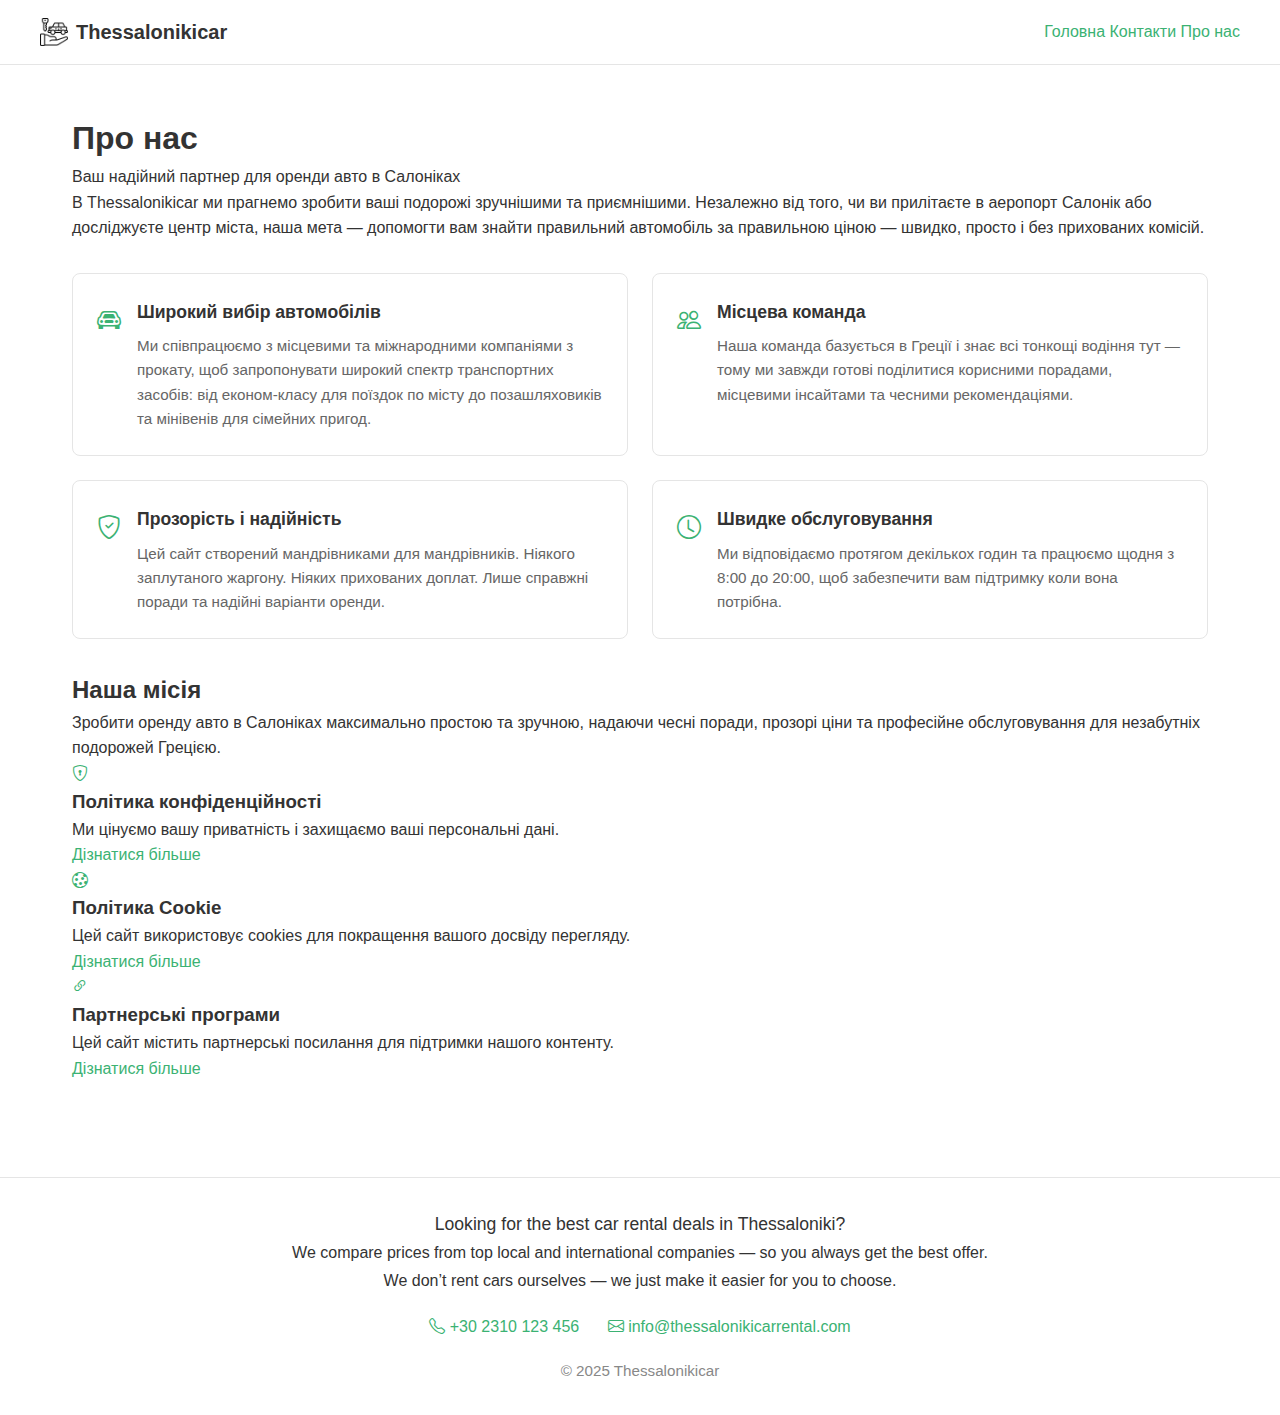
<file: about.html>
<!DOCTYPE html>
<html lang="uk">
<head>
  <meta charset="UTF-8" />
  <meta name="viewport" content="width=device-width, initial-scale=1.0" />
  <title>Про нас — Thessalonikicar</title>
  <meta
    name="description"
    content="Дізнайтеся більше про нашу компанію з оренди авто в Салоніках. Надійний сервіс та якісне обслуговування."
  />
  <link rel="icon" href="img/favicon.png" type="image/x-icon" />
  <link
    rel="stylesheet"
    href="https://cdn.jsdelivr.net/npm/bootstrap-icons@1.11.3/font/bootstrap-icons.min.css"
  />
  <link rel="stylesheet" href="style.css" />
</head>
<body>
  <header>
    <div class="header-content">
      <a href="index.html" class="logo">
        <img src="./img/favicon.png" alt="Thessalonikicar">
        Thessalonikicar
      </a>
      <nav>
        <a href="index.html">Головна</a>
        <a href="contacts.html">Контакти</a>
        <a href="about.html">Про нас</a>
      </nav>
    </div>
  </header>

  <main>
    <div class="about-container">
      <div class="about-header">
        <h1>Про нас</h1>
        <p>Ваш надійний партнер для оренди авто в Салоніках</p>
      </div>

      <div class="about-content">
        <div class="about-intro">
          <p>В Thessalonikicar ми прагнемо зробити ваші подорожі зручнішими та приємнішими. Незалежно від того, чи ви прилітаєте в аеропорт Салонік або досліджуєте центр міста, наша мета — допомогти вам знайти правильний автомобіль за правильною ціною — швидко, просто і без прихованих комісій.</p>
        </div>

        <div class="features-grid">
          <div class="feature-card">
            <div class="feature-icon">
              <i class="bi bi-car-front"></i>
            </div>
            <div class="feature-content">
              <h3>Широкий вибір автомобілів</h3>
              <p>Ми співпрацюємо з місцевими та міжнародними компаніями з прокату, щоб запропонувати широкий спектр транспортних засобів: від економ-класу для поїздок по місту до позашляховиків та мінівенів для сімейних пригод.</p>
            </div>
          </div>

          <div class="feature-card">
            <div class="feature-icon">
              <i class="bi bi-people"></i>
            </div>
            <div class="feature-content">
              <h3>Місцева команда</h3>
              <p>Наша команда базується в Греції і знає всі тонкощі водіння тут — тому ми завжди готові поділитися корисними порадами, місцевими інсайтами та чесними рекомендаціями.</p>
            </div>
          </div>

          <div class="feature-card">
            <div class="feature-icon">
              <i class="bi bi-shield-check"></i>
            </div>
            <div class="feature-content">
              <h3>Прозорість і надійність</h3>
              <p>Цей сайт створений мандрівниками для мандрівників. Ніякого заплутаного жаргону. Ніяких прихованих доплат. Лише справжні поради та надійні варіанти оренди.</p>
            </div>
          </div>

          <div class="feature-card">
            <div class="feature-icon">
              <i class="bi bi-clock"></i>
            </div>
            <div class="feature-content">
              <h3>Швидке обслуговування</h3>
              <p>Ми відповідаємо протягом декількох годин та працюємо щодня з 8:00 до 20:00, щоб забезпечити вам підтримку коли вона потрібна.</p>
            </div>
          </div>
        </div>

        <div class="mission-section">
          <h2>Наша місія</h2>
          <p>Зробити оренду авто в Салоніках максимально простою та зручною, надаючи чесні поради, прозорі ціни та професійне обслуговування для незабутніх подорожей Грецією.</p>
        </div>

        <div class="policies-section">
          <div class="policy-card">
            <div class="policy-icon">
              <i class="bi bi-shield-lock"></i>
            </div>
            <h3>Політика конфіденційності</h3>
            <p>Ми цінуємо вашу приватність і захищаємо ваші персональні дані.</p>
            <a href="./privacy-policy.html">Дізнатися більше</a>
          </div>

          <div class="policy-card">
            <div class="policy-icon">
              <i class="bi bi-cookie"></i>
            </div>
            <h3>Політика Cookie</h3>
            <p>Цей сайт використовує cookies для покращення вашого досвіду перегляду.</p>
            <a href="./cookie-policy.html">Дізнатися більше</a>
          </div>

          <div class="policy-card">
            <div class="policy-icon">
              <i class="bi bi-link-45deg"></i>
            </div>
            <h3>Партнерські програми</h3>
            <p>Цей сайт містить партнерські посилання для підтримки нашого контенту.</p>
            <a href="./affiliate-disclosure.html">Дізнатися більше</a>
          </div>
        </div>
      </div>
    </div>
  </main>

<footer>
  <div class="footer-content">
    <p style="font-weight:500; font-size:1.1rem; margin-bottom:0.5rem;">
      Looking for the best car rental deals in Thessaloniki?<br>
      <span style="font-weight:400; font-size:1rem;">
        We compare prices from top local and international companies — so you always get the best offer.<br>
        We don’t rent cars ourselves — we just make it easier for you to choose.
      </span>
    </p>
    <div class="footer-contacts" style="margin:1.2rem 0;">
      <span style="display:inline-block; margin-right:1.5rem;">
        <i class="bi bi-telephone"></i> <a href="tel:+302310123456" style="color:#3bb273;text-decoration:none;">+30 2310 123 456</a>
      </span>
      <span>
        <i class="bi bi-envelope"></i> <a href="mailto:info@thessalonikicarrental.com" style="color:#3bb273;text-decoration:none;">info@thessalonikicarrental.com</a>
      </span>
    </div>
    <div style="color:#888; font-size:0.95rem; margin-top:0.5rem;">
      © 2025 Thessalonikicar
    </div>
  </div>
</footer>
</body>
</html>
</file>
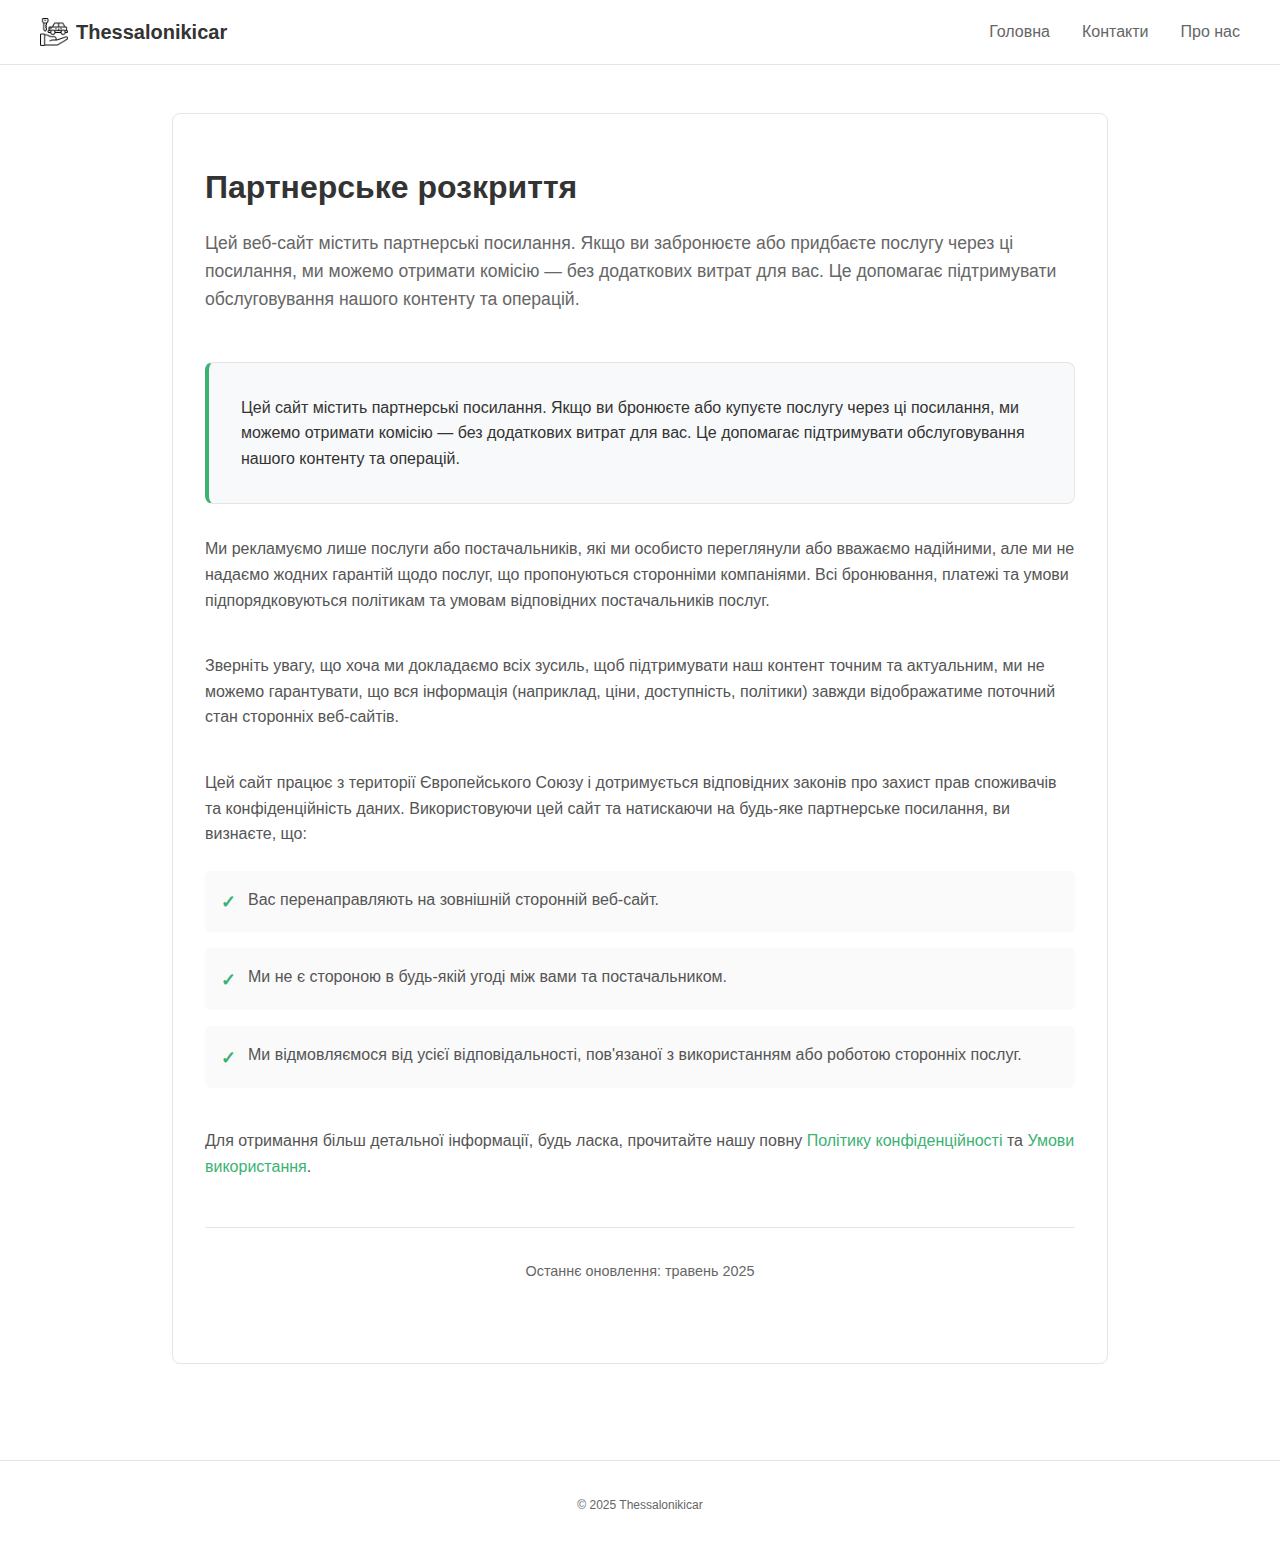
<file: affiliate-disclosure.html>
<!DOCTYPE html>
<html lang="uk">
<head>
  <meta charset="UTF-8" />
  <meta name="viewport" content="width=device-width, initial-scale=1.0" />
  <title>Партнерське розкриття — Thessalonikicar</title>
  <meta
    name="description"
    content="Інформація про партнерські програми та партнерські посилання на сайті Thessalonikicar."
  />
  <link rel="icon" href="img/favicon.ico" type="image/x-icon" />
  <link
    rel="stylesheet"
    href="https://cdn.jsdelivr.net/npm/bootstrap-icons@1.11.3/font/bootstrap-icons.min.css"
  />
  <style>
    * {
      margin: 0;
      padding: 0;
      box-sizing: border-box;
    }

    body {
      font-family: -apple-system, BlinkMacSystemFont, 'Segoe UI', Roboto, sans-serif;
      line-height: 1.6;
      color: #333;
      background: #fff;
    }

    header {
      background: #fff;
      border-bottom: 1px solid #e5e5e5;
      padding: 1rem 2rem;
    }

    .header-content {
      max-width: 1200px;
      margin: 0 auto;
      display: flex;
      justify-content: space-between;
      align-items: center;
    }

    .logo {
      display: flex;
      align-items: center;
      font-weight: 600;
      font-size: 1.25rem;
      color: #333;
      text-decoration: none;
    }

    .logo img {
      width: 28px;
      height: 28px;
      margin-right: 0.5rem;
    }

    nav {
      display: flex;
      gap: 2rem;
    }

    nav a {
      text-decoration: none;
      color: #666;
      font-weight: 400;
      transition: color 0.2s;
    }

    nav a:hover {
      color: #333;
    }

    main {
      max-width: 1000px;
      margin: 0 auto;
      padding: 3rem 2rem;
    }

    .policy-container {
      background: #fff;
      border: 1px solid #e5e5e5;
      border-radius: 8px;
      padding: 3rem 2rem;
    }

    .policy-header {
      margin-bottom: 3rem;
    }

    .policy-header h1 {
      font-size: 2rem;
      font-weight: 600;
      color: #333;
      margin-bottom: 1rem;
    }

    .policy-header p {
      color: #666;
      font-size: 1.1rem;
    }

    .policy-section {
      margin-bottom: 2.5rem;
    }

    .policy-section p {
      color: #555;
      margin-bottom: 1rem;
    }

    .disclosure-notice {
      background: #f8f9fa;
      border: 1px solid #e5e5e5;
      border-radius: 8px;
      padding: 2rem;
      margin: 2rem 0;
      border-left: 4px solid #3bb273;
    }

    .disclosure-notice p {
      color: #333;
      font-weight: 500;
      margin-bottom: 1rem;
    }

    .disclosure-notice p:last-child {
      margin-bottom: 0;
    }

    .acknowledgment-list {
      list-style: none;
      margin: 1.5rem 0;
    }

    .acknowledgment-list li {
      display: flex;
      align-items: flex-start;
      gap: 0.75rem;
      margin-bottom: 1rem;
      color: #555;
      padding: 1rem;
      background: #fafafa;
      border-radius: 6px;
    }

    .acknowledgment-list li::before {
      content: "✓";
      color: #3bb273;
      font-weight: bold;
      font-size: 1.1rem;
      flex-shrink: 0;
      margin-top: 0.1rem;
    }

    .last-updated {
      text-align: center;
      padding: 2rem 0;
      border-top: 1px solid #e5e5e5;
      margin-top: 3rem;
      color: #666;
      font-size: 0.9rem;
    }

    a {
      color: #3bb273;
      text-decoration: none;
    }

    a:hover {
      text-decoration: underline;
    }

    footer {
      text-align: center;
      padding: 2rem;
      color: #666;
      font-size: 0.9rem;
      border-top: 1px solid #e5e5e5;
      margin-top: 3rem;
    }

    /* Mobile Responsive */
    @media (max-width: 768px) {
      header {
        padding: 1rem;
      }

      .header-content {
        flex-direction: column;
        gap: 1rem;
      }

      nav {
        gap: 1.5rem;
      }

      main {
        padding: 2rem 1rem;
      }

      .policy-container {
        padding: 2rem 1rem;
      }

      .policy-header h1 {
        font-size: 1.75rem;
      }

      .disclosure-notice {
        padding: 1.5rem;
      }
    }

    @media (max-width: 480px) {
      nav {
        flex-wrap: wrap;
        justify-content: center;
        gap: 1rem;
      }

      .policy-header h1 {
        font-size: 1.5rem;
      }

      .policy-container {
        padding: 1.5rem 1rem;
      }

      .acknowledgment-list li {
        flex-direction: column;
        gap: 0.5rem;
      }

      .acknowledgment-list li::before {
        align-self: flex-start;
      }
    }
  </style>
</head>
<body>
  <header>
    <div class="header-content">
      <a href="index.html" class="logo">
        <img src="./img/favicon.png" alt="Thessalonikicar">
        Thessalonikicar
      </a>
      <nav>
        <a href="index.html">Головна</a>
        <a href="contacts.html">Контакти</a>
        <a href="about.html">Про нас</a>
      </nav>
    </div>
  </header>

  <main>
    <div class="policy-container">
      <div class="policy-header">
        <h1>Партнерське розкриття</h1>
        <p>Цей веб-сайт містить партнерські посилання. Якщо ви забронюєте або придбаєте послугу через ці посилання, ми можемо отримати комісію — без додаткових витрат для вас. Це допомагає підтримувати обслуговування нашого контенту та операцій.</p>
      </div>

      <div class="disclosure-notice">
        <p>Цей сайт містить партнерські посилання. Якщо ви бронюєте або купуєте послугу через ці посилання, ми можемо отримати комісію — без додаткових витрат для вас. Це допомагає підтримувати обслуговування нашого контенту та операцій.</p>
      </div>

      <div class="policy-section">
        <p>Ми рекламуємо лише послуги або постачальників, які ми особисто переглянули або вважаємо надійними, але ми не надаємо жодних гарантій щодо послуг, що пропонуються сторонніми компаніями. Всі бронювання, платежі та умови підпорядковуються політикам та умовам відповідних постачальників послуг.</p>
      </div>

      <div class="policy-section">
        <p>Зверніть увагу, що хоча ми докладаємо всіх зусиль, щоб підтримувати наш контент точним та актуальним, ми не можемо гарантувати, що вся інформація (наприклад, ціни, доступність, політики) завжди відображатиме поточний стан сторонніх веб-сайтів.</p>
      </div>

      <div class="policy-section">
        <p>Цей сайт працює з території Європейського Союзу і дотримується відповідних законів про захист прав споживачів та конфіденційність даних. Використовуючи цей сайт та натискаючи на будь-яке партнерське посилання, ви визнаєте, що:</p>
        
        <ul class="acknowledgment-list">
          <li>Вас перенаправляють на зовнішній сторонній веб-сайт.</li>
          <li>Ми не є стороною в будь-якій угоді між вами та постачальником.</li>
          <li>Ми відмовляємося від усієї відповідальності, пов'язаної з використанням або роботою сторонніх послуг.</li>
        </ul>
      </div>

      <div class="policy-section">
        <p>Для отримання більш детальної інформації, будь ласка, прочитайте нашу повну <a href="privacy-policy.html">Політику конфіденційності</a> та <a href="#terms">Умови використання</a>.</p>
      </div>

      <div class="last-updated">
        <p>Останнє оновлення: травень 2025</p>
      </div>
    </div>
  </main>

  <footer>
    <small>&copy; 2025 Thessalonikicar</small>
  </footer>
</body>
</html>
</file>
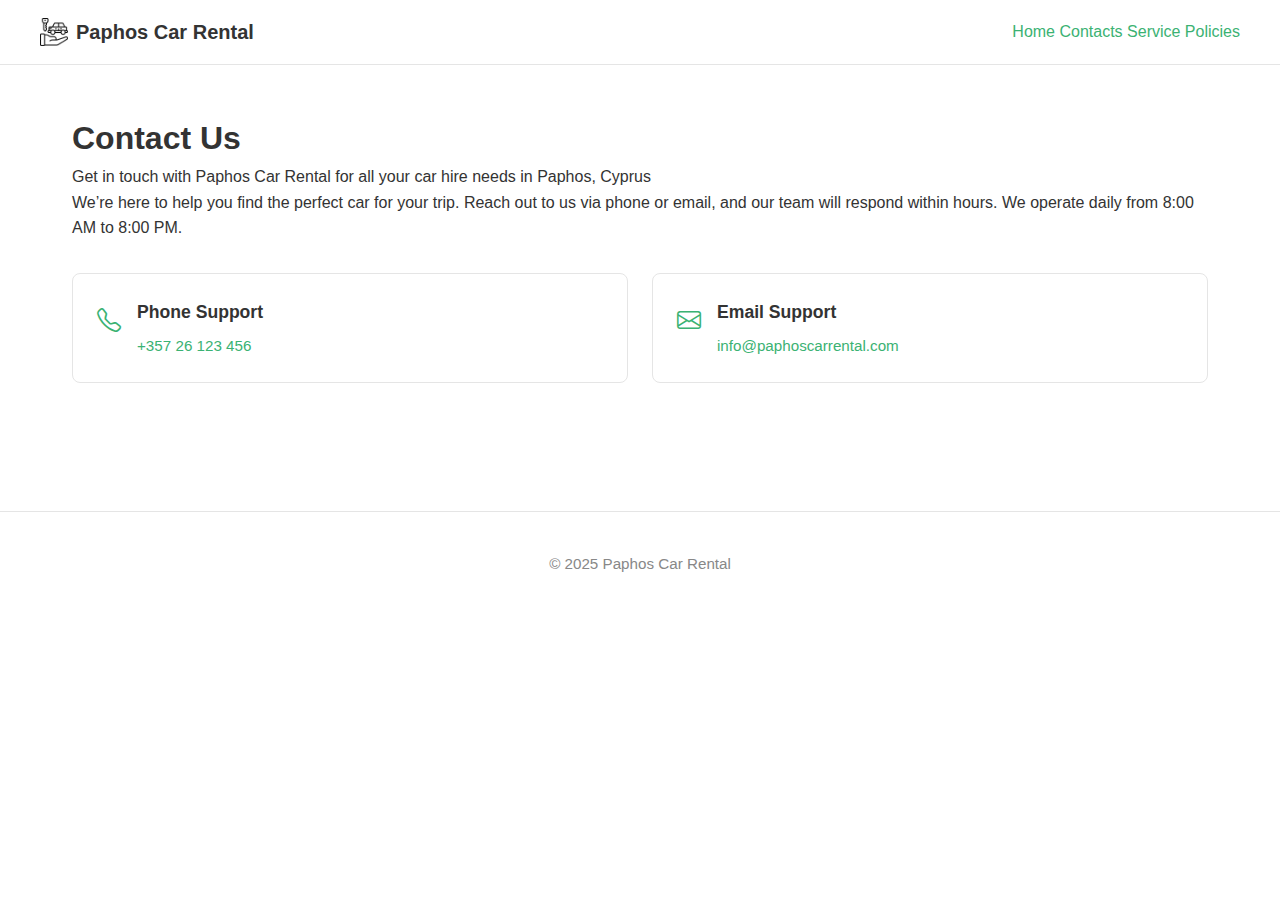
<file: contacts.html>
<!DOCTYPE html>
<html lang="en">
<head>
<meta charset="utf-8"/>
<meta content="width=device-width, initial-scale=1.0" name="viewport"/>
<title>Contact Paphos Car Rental - Get in Touch for Car Hire in Paphos, Cyprus</title>
<meta content="Contact Paphos Car Rental for reliable car hire services in Paphos, Cyprus. Reach us by phone or email for support and inquiries." name="description"/>
<link href="img/favicon.png" rel="icon" type="image/x-icon"/>

<link rel="alternate" hreflang="en" href="romavolosh.github.io/car-rent/index.html" />
<link rel="alternate" hreflang="de" href="romavolosh.github.io/car-rent/de/index.html" />
<link rel="alternate" hreflang="fr" href="http://127.0.0.1:5500/fr/service.html" />
<link rel="alternate" hreflang="pl" href="http://127.0.0.1:5500/pl/service.html" />
<link rel="alternate" hreflang="ru" href="http://127.0.0.1:5500/ru/service.html" />
<link rel="alternate" hreflang="x-default" href="romavolosh.github.io/car-rent/index.html" />

<link href="https://cdn.jsdelivr.net/npm/bootstrap-icons@1.11.3/font/bootstrap-icons.min.css" rel="stylesheet"/>
<link href="style.css" rel="stylesheet"/>
</head>
<body>
  <header>
    <div class="header-content">
      <a href="index.html" class="logo">
        <img src="./img/favicon.png" alt="Paphos Car Rental Logo">
        Paphos Car Rental
      </a>
      <nav role="navigation" aria-label="Main navigation">
        <a href="index.html">Home</a>
        <a href="contacts.html" class="active">Contacts</a>
        <a href="service.html">Service Policies</a>
      </nav>
    </div>
  </header>
<main>
  <div class="about-container"> <!-- Reused class for consistency -->
    <div class="about-header">
      <h1>Contact Us</h1>
      <p>Get in touch with Paphos Car Rental for all your car hire needs in Paphos, Cyprus</p>
    </div>
    <div class="about-content">
      <div class="about-intro">
        <p>We’re here to help you find the perfect car for your trip. Reach out to us via phone or email, and our team will respond within hours. We operate daily from 8:00 AM to 8:00 PM.</p>
      </div>
      <div class="features-grid"> <!-- Reused class for consistent styling -->
        <div class="feature-card">
          <div class="feature-icon">
            <i class="bi bi-telephone" aria-hidden="true"></i>
          </div>
          <div class="feature-content">
            <h3>Phone Support</h3>
            <p><a href="tel:+35726123456">+357 26 123 456</a></p>
          </div>
        </div>
        <div class="feature-card">
          <div class="feature-icon">
            <i class="bi bi-envelope" aria-hidden="true"></i>
          </div>
          <div class="feature-content">
            <h3>Email Support</h3>
            <p><a href="mailto:info@paphoscarrental.com">info@paphoscarrental.com</a></p>
          </div>
        </div>
      </div>
    </div>
  </div>
</main>
<footer>
    <div style="color:#888; font-size:0.95rem; margin-top:0.5rem;">
      © 2025 Paphos Car Rental
    </div>
  </div>
</footer>
</body>
</html>
</file>
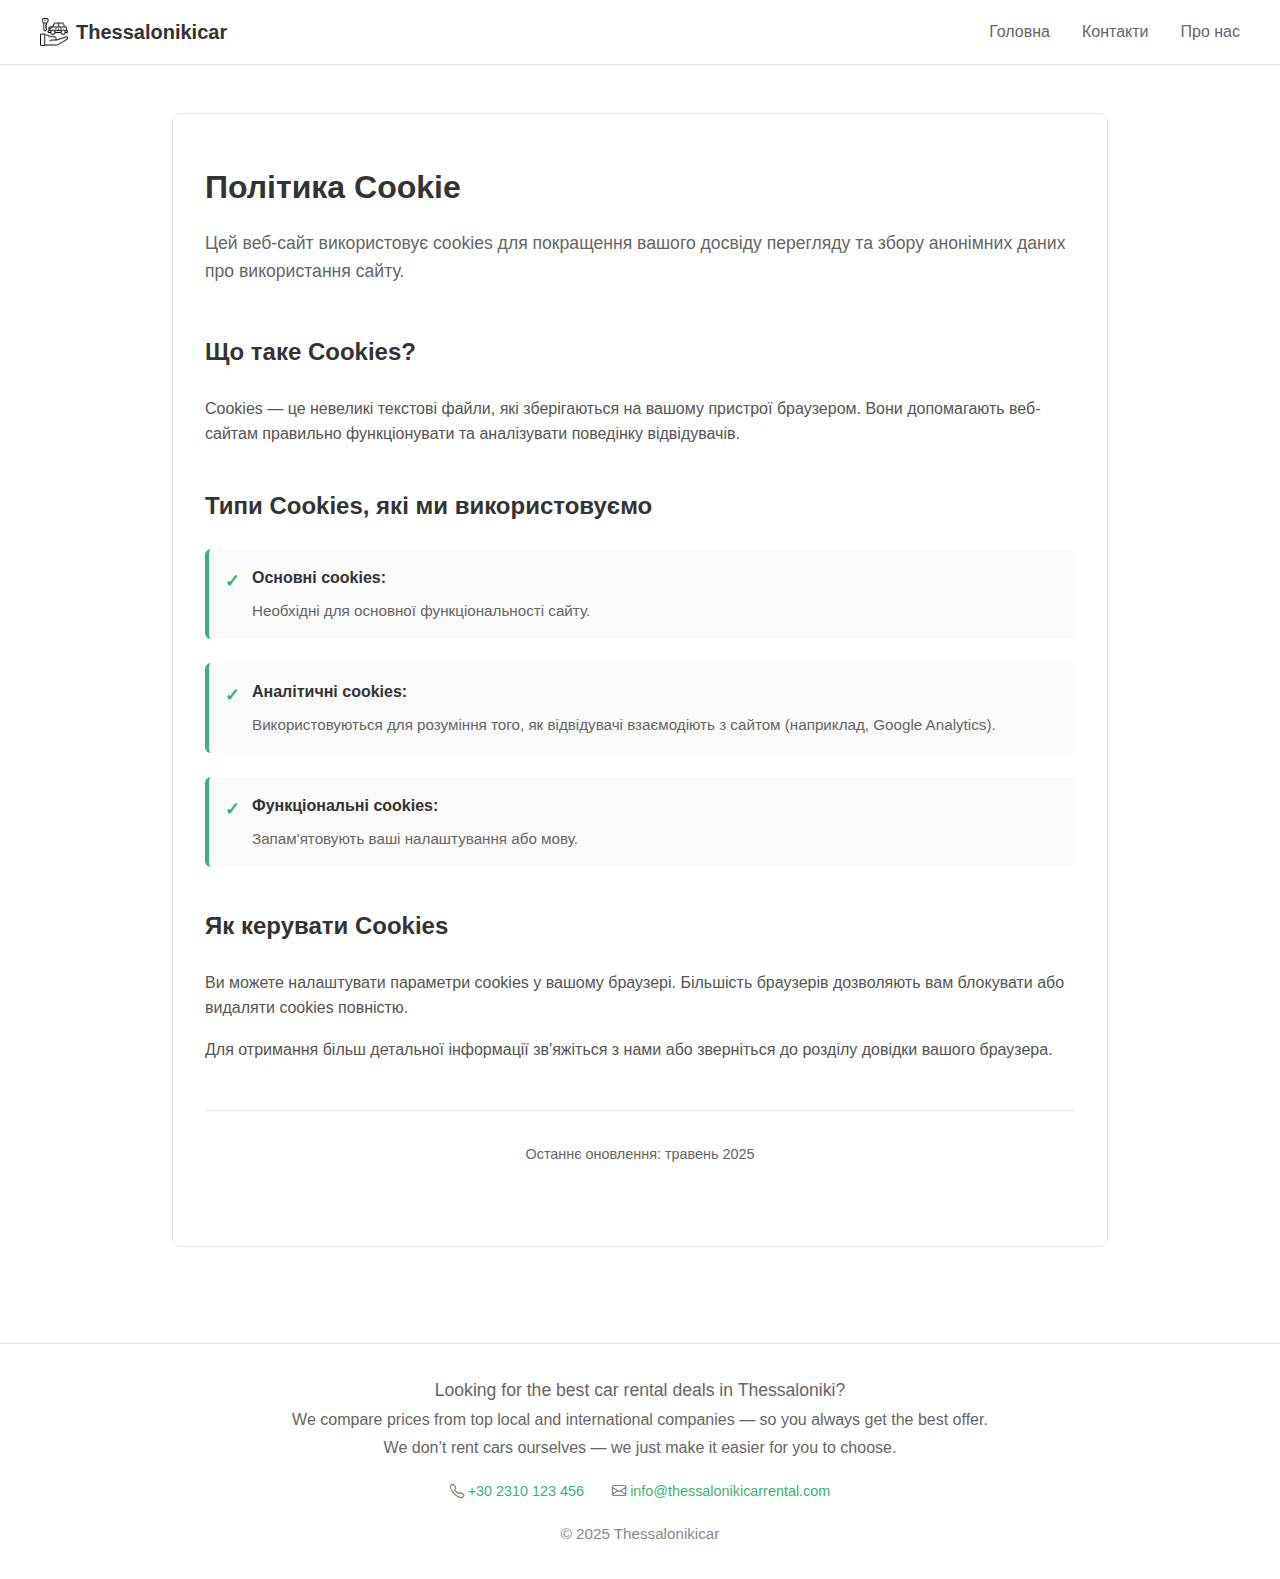
<file: cookie-policy.html>
<!DOCTYPE html>
<html lang="uk">
<head>
  <meta charset="UTF-8" />
  <meta name="viewport" content="width=device-width, initial-scale=1.0" />
  <title>Політика Cookie — Thessalonikicar</title>
  <meta
    name="description"
    content="Політика використання Cookie на сайті Thessalonikicar. Дізнайтеся про типи cookies та як ними керувати."
  />
  <link rel="icon" href="img/favicon.ico" type="image/x-icon" />
  <link
    rel="stylesheet"
    href="https://cdn.jsdelivr.net/npm/bootstrap-icons@1.11.3/font/bootstrap-icons.min.css"
  />
  <style>
    * {
      margin: 0;
      padding: 0;
      box-sizing: border-box;
    }

    body {
      font-family: -apple-system, BlinkMacSystemFont, 'Segoe UI', Roboto, sans-serif;
      line-height: 1.6;
      color: #333;
      background: #fff;
    }

    header {
      background: #fff;
      border-bottom: 1px solid #e5e5e5;
      padding: 1rem 2rem;
    }

    .header-content {
      max-width: 1200px;
      margin: 0 auto;
      display: flex;
      justify-content: space-between;
      align-items: center;
    }

    .logo {
      display: flex;
      align-items: center;
      font-weight: 600;
      font-size: 1.25rem;
      color: #333;
      text-decoration: none;
    }

    .logo img {
      width: 28px;
      height: 28px;
      margin-right: 0.5rem;
    }

    nav {
      display: flex;
      gap: 2rem;
    }

    nav a {
      text-decoration: none;
      color: #666;
      font-weight: 400;
      transition: color 0.2s;
    }

    nav a:hover {
      color: #333;
    }

    main {
      max-width: 1000px;
      margin: 0 auto;
      padding: 3rem 2rem;
    }

    .policy-container {
      background: #fff;
      border: 1px solid #e5e5e5;
      border-radius: 8px;
      padding: 3rem 2rem;
    }

    .policy-header {
      margin-bottom: 3rem;
    }

    .policy-header h1 {
      font-size: 2rem;
      font-weight: 600;
      color: #333;
      margin-bottom: 1rem;
    }

    .policy-header p {
      color: #666;
      font-size: 1.1rem;
    }

    .policy-section {
      margin-bottom: 2.5rem;
    }

    .policy-section h2 {
      font-size: 1.5rem;
      font-weight: 600;
      color: #333;
      margin-bottom: 1.5rem;
    }

    .policy-section p {
      color: #555;
      margin-bottom: 1rem;
    }

    .cookie-types {
      margin: 1.5rem 0;
    }

    .cookie-type {
      display: flex;
      align-items: flex-start;
      gap: 0.75rem;
      margin-bottom: 1.5rem;
      padding: 1rem;
      background: #fafafa;
      border-radius: 6px;
      border-left: 4px solid #3bb273;
    }

    .cookie-type::before {
      content: "✓";
      color: #3bb273;
      font-weight: bold;
      font-size: 1.1rem;
      flex-shrink: 0;
      margin-top: 0.1rem;
    }

    .cookie-type-content {
      flex: 1;
    }

    .cookie-type-content strong {
      color: #333;
      font-weight: 600;
    }

    .cookie-type-content p {
      margin: 0.5rem 0 0 0;
      color: #666;
      font-size: 0.95rem;
    }

    .last-updated {
      text-align: center;
      padding: 2rem 0;
      border-top: 1px solid #e5e5e5;
      margin-top: 3rem;
      color: #666;
      font-size: 0.9rem;
    }

    a {
      color: #3bb273;
      text-decoration: none;
    }

    a:hover {
      text-decoration: underline;
    }

    footer {
      text-align: center;
      padding: 2rem;
      color: #666;
      font-size: 0.9rem;
      border-top: 1px solid #e5e5e5;
      margin-top: 3rem;
    }

    /* Mobile Responsive */
    @media (max-width: 768px) {
      header {
        padding: 1rem;
      }

      .header-content {
        flex-direction: column;
        gap: 1rem;
      }

      nav {
        gap: 1.5rem;
      }

      main {
        padding: 2rem 1rem;
      }

      .policy-container {
        padding: 2rem 1rem;
      }

      .policy-header h1 {
        font-size: 1.75rem;
      }
    }

    @media (max-width: 480px) {
      nav {
        flex-wrap: wrap;
        justify-content: center;
        gap: 1rem;
      }

      .policy-header h1 {
        font-size: 1.5rem;
      }

      .policy-container {
        padding: 1.5rem 1rem;
      }

      .cookie-type {
        flex-direction: column;
        gap: 0.5rem;
      }

      .cookie-type::before {
        align-self: flex-start;
      }
    }
  </style>
</head>
<body>
  <header>
    <div class="header-content">
      <a href="index.html" class="logo">
        <img src="./img/favicon.png" alt="Thessalonikicar">
        Thessalonikicar
      </a>
      <nav>
        <a href="index.html">Головна</a>
        <a href="contacts.html">Контакти</a>
        <a href="about.html">Про нас</a>
      </nav>
    </div>
  </header>

  <main>
    <div class="policy-container">
      <div class="policy-header">
        <h1>Політика Cookie</h1>
        <p>Цей веб-сайт використовує cookies для покращення вашого досвіду перегляду та збору анонімних даних про використання сайту.</p>
      </div>

      <div class="policy-section">
        <h2>Що таке Cookies?</h2>
        <p>Cookies — це невеликі текстові файли, які зберігаються на вашому пристрої браузером. Вони допомагають веб-сайтам правильно функціонувати та аналізувати поведінку відвідувачів.</p>
      </div>

      <div class="policy-section">
        <h2>Типи Cookies, які ми використовуємо</h2>
        <div class="cookie-types">
          <div class="cookie-type">
            <div class="cookie-type-content">
              <strong>Основні cookies:</strong>
              <p>Необхідні для основної функціональності сайту.</p>
            </div>
          </div>
          
          <div class="cookie-type">
            <div class="cookie-type-content">
              <strong>Аналітичні cookies:</strong>
              <p>Використовуються для розуміння того, як відвідувачі взаємодіють з сайтом (наприклад, Google Analytics).</p>
            </div>
          </div>
          
          <div class="cookie-type">
            <div class="cookie-type-content">
              <strong>Функціональні cookies:</strong>
              <p>Запам'ятовують ваші налаштування або мову.</p>
            </div>
          </div>
        </div>
      </div>

      <div class="policy-section">
        <h2>Як керувати Cookies</h2>
        <p>Ви можете налаштувати параметри cookies у вашому браузері. Більшість браузерів дозволяють вам блокувати або видаляти cookies повністю.</p>
        <p>Для отримання більш детальної інформації зв'яжіться з нами або зверніться до розділу довідки вашого браузера.</p>
      </div>

      <div class="last-updated">
        <p>Останнє оновлення: травень 2025</p>
      </div>
    </div>
  </main>

<footer>
  <div class="footer-content">
    <p style="font-weight:500; font-size:1.1rem; margin-bottom:0.5rem;">
      Looking for the best car rental deals in Thessaloniki?<br>
      <span style="font-weight:400; font-size:1rem;">
        We compare prices from top local and international companies — so you always get the best offer.<br>
        We don’t rent cars ourselves — we just make it easier for you to choose.
      </span>
    </p>
    <div class="footer-contacts" style="margin:1.2rem 0;">
      <span style="display:inline-block; margin-right:1.5rem;">
        <i class="bi bi-telephone"></i> <a href="tel:+302310123456" style="color:#3bb273;text-decoration:none;">+30 2310 123 456</a>
      </span>
      <span>
        <i class="bi bi-envelope"></i> <a href="mailto:info@thessalonikicarrental.com" style="color:#3bb273;text-decoration:none;">info@thessalonikicarrental.com</a>
      </span>
    </div>
    <div style="color:#888; font-size:0.95rem; margin-top:0.5rem;">
      © 2025 Thessalonikicar
    </div>
  </div>
</footer>
</body>
</html>
</file>
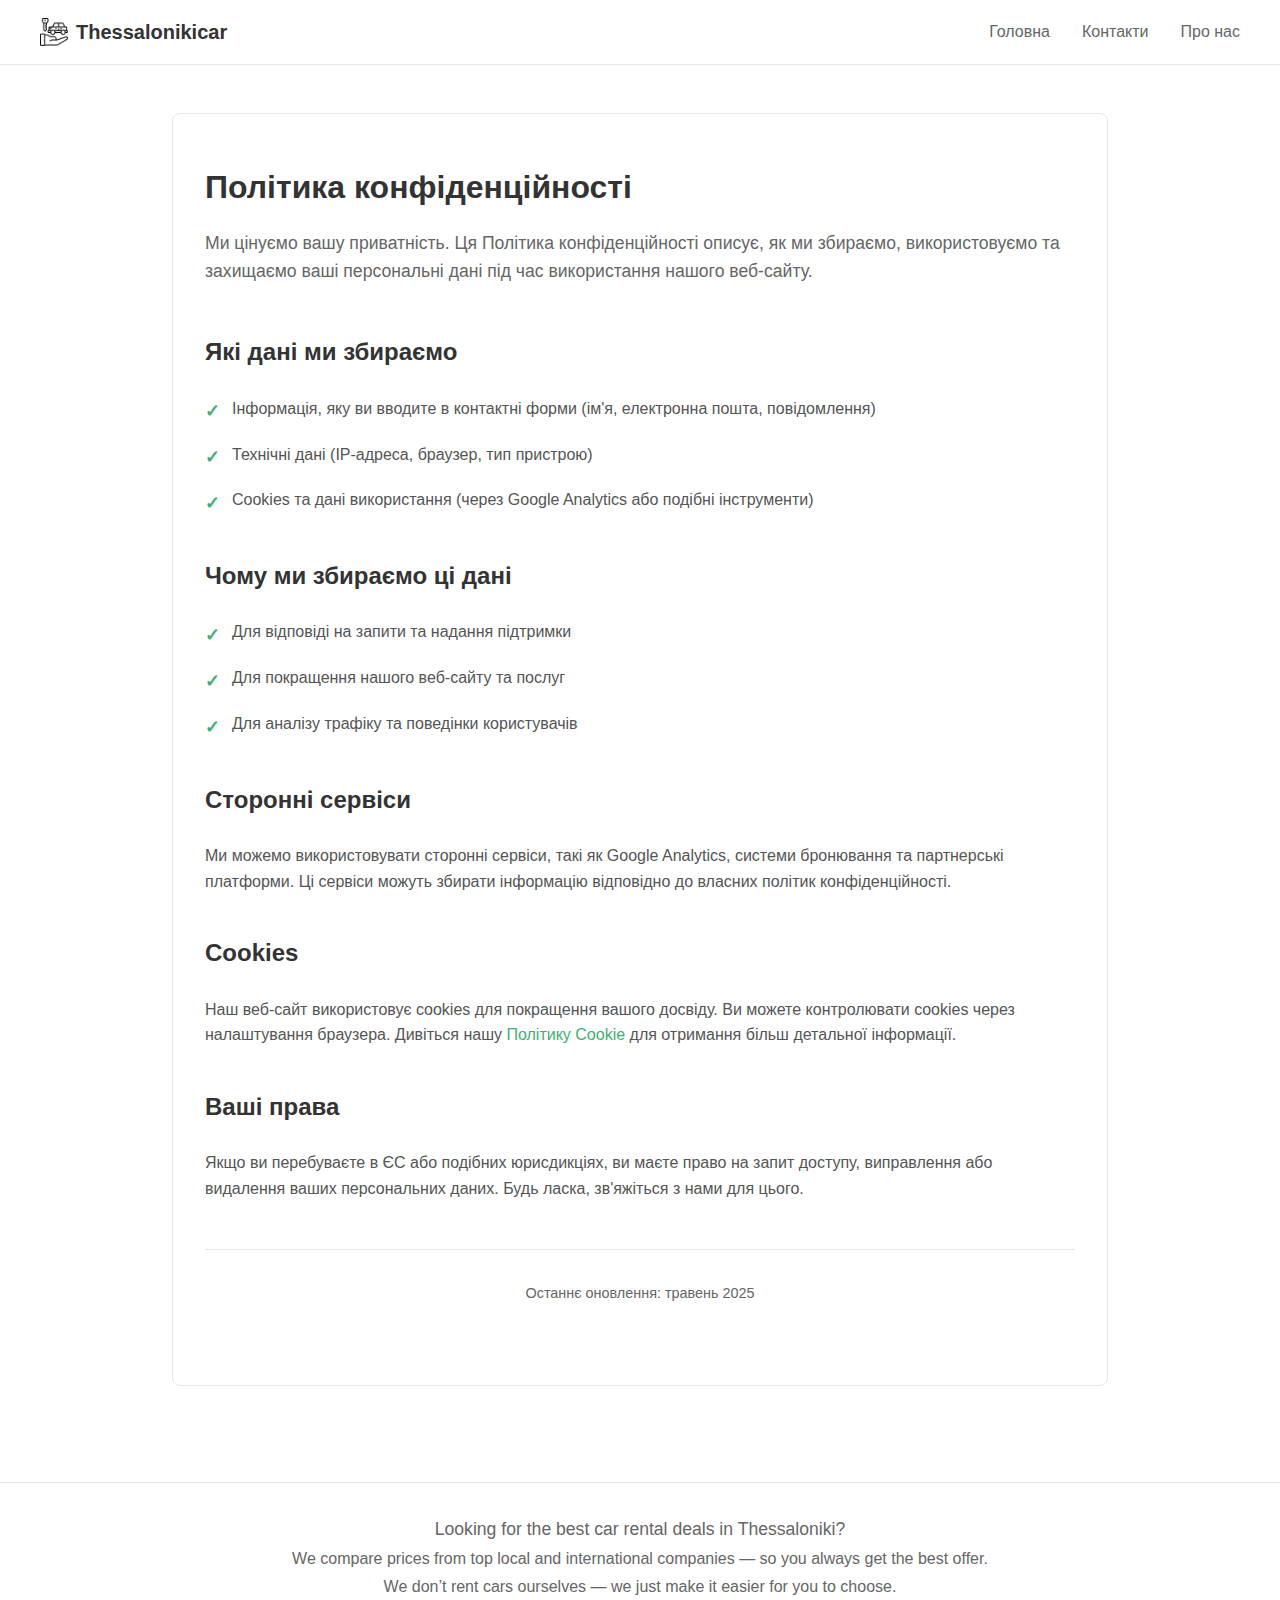
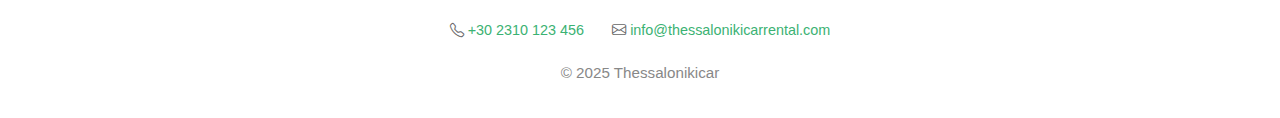
<file: privacy-policy.html>
<!DOCTYPE html>
<html lang="uk">
<head>
  <meta charset="UTF-8" />
  <meta name="viewport" content="width=device-width, initial-scale=1.0" />
  <title>Політика конфіденційності — Thessalonikicar</title>
  <meta
    name="description"
    content="Політика конфіденційності Thessalonikicar. Дізнайтеся, як ми збираємо, використовуємо та захищаємо ваші персональні дані."
  />
  <link rel="icon" href="img/favicon.ico" type="image/x-icon" />
  <link
    rel="stylesheet"
    href="https://cdn.jsdelivr.net/npm/bootstrap-icons@1.11.3/font/bootstrap-icons.min.css"
  />
  <style>
    * {
      margin: 0;
      padding: 0;
      box-sizing: border-box;
    }

    body {
      font-family: -apple-system, BlinkMacSystemFont, 'Segoe UI', Roboto, sans-serif;
      line-height: 1.6;
      color: #333;
      background: #fff;
    }

    header {
      background: #fff;
      border-bottom: 1px solid #e5e5e5;
      padding: 1rem 2rem;
    }

    .header-content {
      max-width: 1200px;
      margin: 0 auto;
      display: flex;
      justify-content: space-between;
      align-items: center;
    }

    .logo {
      display: flex;
      align-items: center;
      font-weight: 600;
      font-size: 1.25rem;
      color: #333;
      text-decoration: none;
    }

    .logo img {
      width: 28px;
      height: 28px;
      margin-right: 0.5rem;
    }

    nav {
      display: flex;
      gap: 2rem;
    }

    nav a {
      text-decoration: none;
      color: #666;
      font-weight: 400;
      transition: color 0.2s;
    }

    nav a:hover {
      color: #333;
    }

    main {
      max-width: 1000px;
      margin: 0 auto;
      padding: 3rem 2rem;
    }

    .policy-container {
      background: #fff;
      border: 1px solid #e5e5e5;
      border-radius: 8px;
      padding: 3rem 2rem;
    }

    .policy-header {
      margin-bottom: 3rem;
    }

    .policy-header h1 {
      font-size: 2rem;
      font-weight: 600;
      color: #333;
      margin-bottom: 1rem;
    }

    .policy-header p {
      color: #666;
      font-size: 1.1rem;
    }

    .policy-section {
      margin-bottom: 2.5rem;
    }

    .policy-section h2 {
      font-size: 1.5rem;
      font-weight: 600;
      color: #333;
      margin-bottom: 1.5rem;
    }

    .policy-section p {
      color: #555;
      margin-bottom: 1rem;
    }

    .policy-list {
      list-style: none;
      margin: 1.5rem 0;
    }

    .policy-list li {
      display: flex;
      align-items: flex-start;
      gap: 0.75rem;
      margin-bottom: 1rem;
      color: #555;
    }

    .policy-list li::before {
      content: "✓";
      color: #3bb273;
      font-weight: bold;
      font-size: 1.1rem;
      flex-shrink: 0;
      margin-top: 0.1rem;
    }

    .last-updated {
      text-align: center;
      padding: 2rem 0;
      border-top: 1px solid #e5e5e5;
      margin-top: 3rem;
      color: #666;
      font-size: 0.9rem;
    }

    a {
      color: #3bb273;
      text-decoration: none;
    }

    a:hover {
      text-decoration: underline;
    }

    footer {
      text-align: center;
      padding: 2rem;
      color: #666;
      font-size: 0.9rem;
      border-top: 1px solid #e5e5e5;
      margin-top: 3rem;
    }

    /* Mobile Responsive */
    @media (max-width: 768px) {
      header {
        padding: 1rem;
      }

      .header-content {
        flex-direction: column;
        gap: 1rem;
      }

      nav {
        gap: 1.5rem;
      }

      main {
        padding: 2rem 1rem;
      }

      .policy-container {
        padding: 2rem 1rem;
      }

      .policy-header h1 {
        font-size: 1.75rem;
      }
    }

    @media (max-width: 480px) {
      nav {
        flex-wrap: wrap;
        justify-content: center;
        gap: 1rem;
      }

      .policy-header h1 {
        font-size: 1.5rem;
      }

      .policy-container {
        padding: 1.5rem 1rem;
      }
    }
  </style>
</head>
<body>
  <header>
    <div class="header-content">
      <a href="index.html" class="logo">
        <img src="./img/favicon.png" alt="Thessalonikicar">
        Thessalonikicar
      </a>
      <nav>
        <a href="index.html">Головна</a>
        <a href="contacts.html">Контакти</a>
        <a href="about.html">Про нас</a>
      </nav>
    </div>
  </header>

  <main>
    <div class="policy-container">
      <div class="policy-header">
        <h1>Політика конфіденційності</h1>
        <p>Ми цінуємо вашу приватність. Ця Політика конфіденційності описує, як ми збираємо, використовуємо та захищаємо ваші персональні дані під час використання нашого веб-сайту.</p>
      </div>

      <div class="policy-section">
        <h2>Які дані ми збираємо</h2>
        <ul class="policy-list">
          <li>Інформація, яку ви вводите в контактні форми (ім'я, електронна пошта, повідомлення)</li>
          <li>Технічні дані (IP-адреса, браузер, тип пристрою)</li>
          <li>Cookies та дані використання (через Google Analytics або подібні інструменти)</li>
        </ul>
      </div>

      <div class="policy-section">
        <h2>Чому ми збираємо ці дані</h2>
        <ul class="policy-list">
          <li>Для відповіді на запити та надання підтримки</li>
          <li>Для покращення нашого веб-сайту та послуг</li>
          <li>Для аналізу трафіку та поведінки користувачів</li>
        </ul>
      </div>

      <div class="policy-section">
        <h2>Сторонні сервіси</h2>
        <p>Ми можемо використовувати сторонні сервіси, такі як Google Analytics, системи бронювання та партнерські платформи. Ці сервіси можуть збирати інформацію відповідно до власних політик конфіденційності.</p>
      </div>

      <div class="policy-section">
        <h2>Cookies</h2>
        <p>Наш веб-сайт використовує cookies для покращення вашого досвіду. Ви можете контролювати cookies через налаштування браузера. Дивіться нашу <a href="cookie-policy.html">Політику Cookie</a> для отримання більш детальної інформації.</p>
      </div>

      <div class="policy-section">
        <h2>Ваші права</h2>
        <p>Якщо ви перебуваєте в ЄС або подібних юрисдикціях, ви маєте право на запит доступу, виправлення або видалення ваших персональних даних. Будь ласка, зв'яжіться з нами для цього.</p>
      </div>

      <div class="last-updated">
        <p>Останнє оновлення: травень 2025</p>
      </div>
    </div>
  </main>

<footer>
  <div class="footer-content">
    <p style="font-weight:500; font-size:1.1rem; margin-bottom:0.5rem;">
      Looking for the best car rental deals in Thessaloniki?<br>
      <span style="font-weight:400; font-size:1rem;">
        We compare prices from top local and international companies — so you always get the best offer.<br>
        We don’t rent cars ourselves — we just make it easier for you to choose.
      </span>
    </p>
    <div class="footer-contacts" style="margin:1.2rem 0;">
      <span style="display:inline-block; margin-right:1.5rem;">
        <i class="bi bi-telephone"></i> <a href="tel:+302310123456" style="color:#3bb273;text-decoration:none;">+30 2310 123 456</a>
      </span>
      <span>
        <i class="bi bi-envelope"></i> <a href="mailto:info@thessalonikicarrental.com" style="color:#3bb273;text-decoration:none;">info@thessalonikicarrental.com</a>
      </span>
    </div>
    <div style="color:#888; font-size:0.95rem; margin-top:0.5rem;">
      © 2025 Thessalonikicar
    </div>
  </div>
</footer>
</body>
</html>
</file>
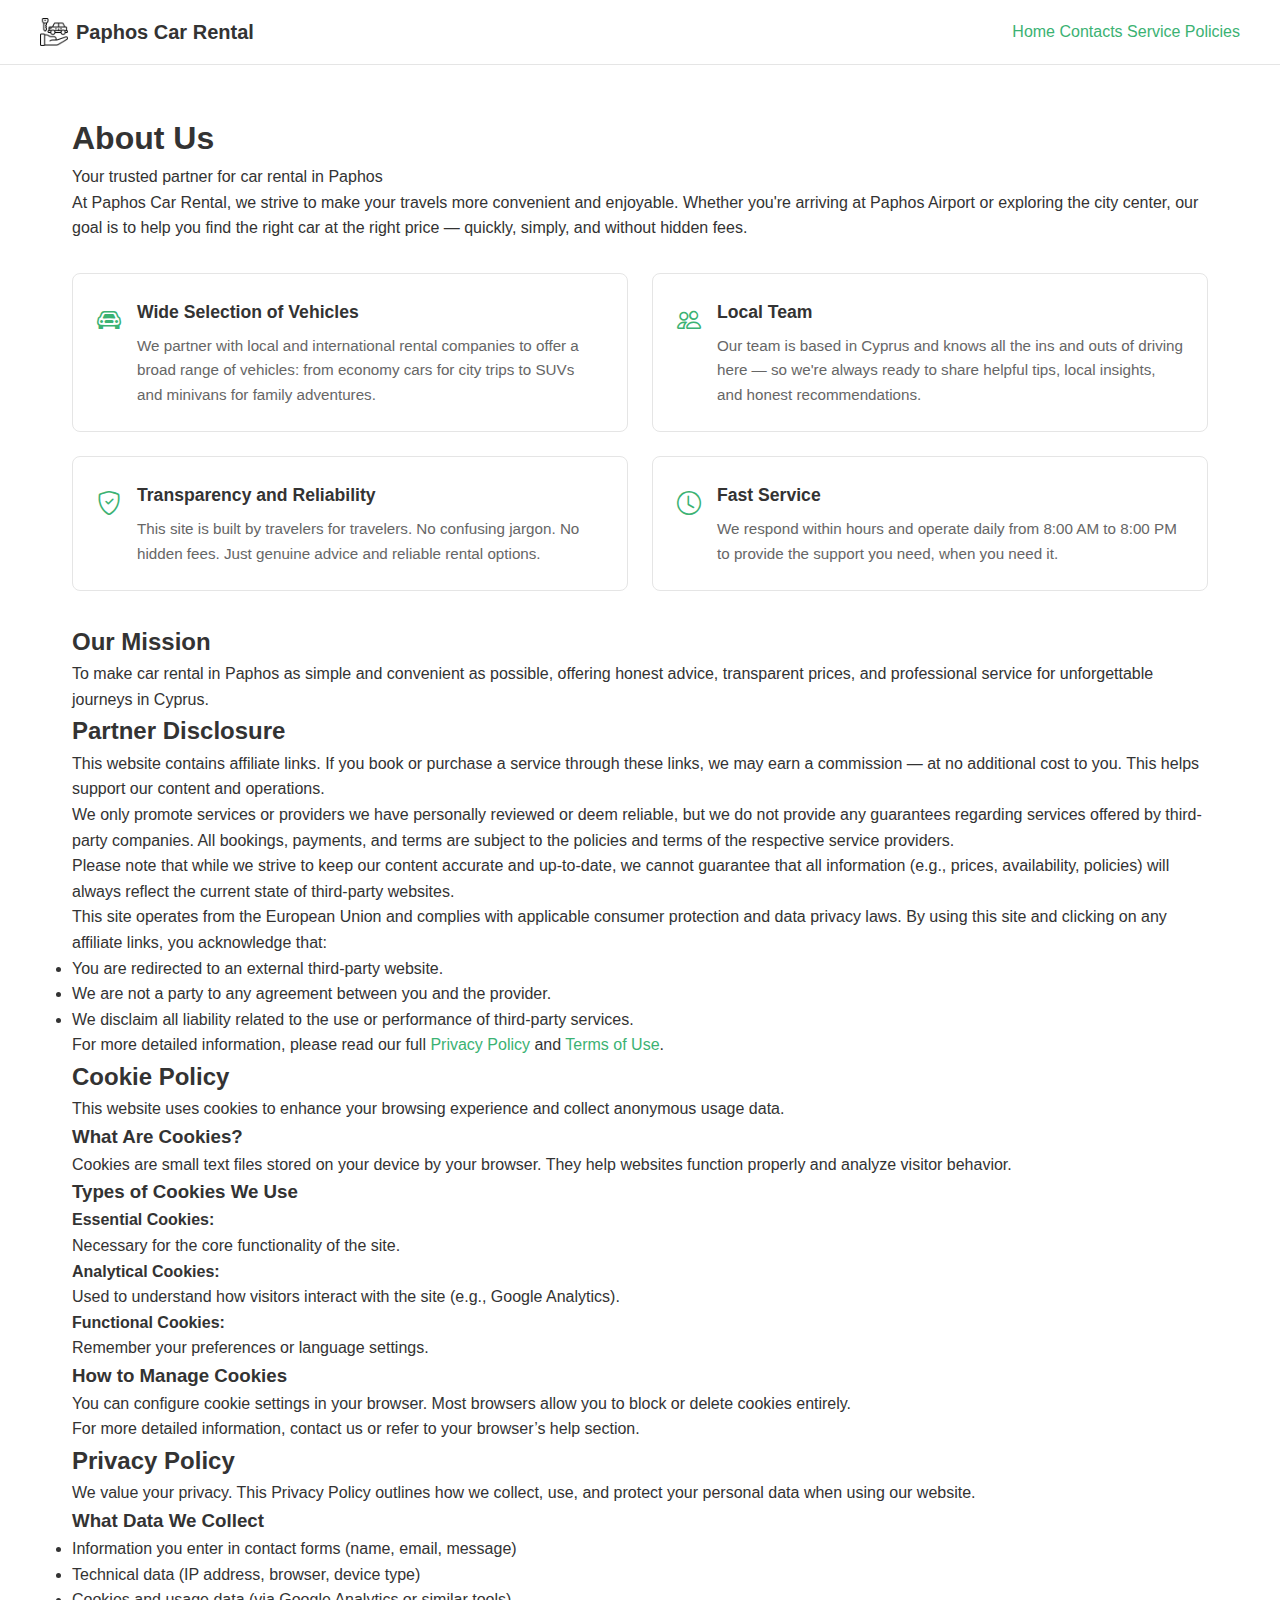
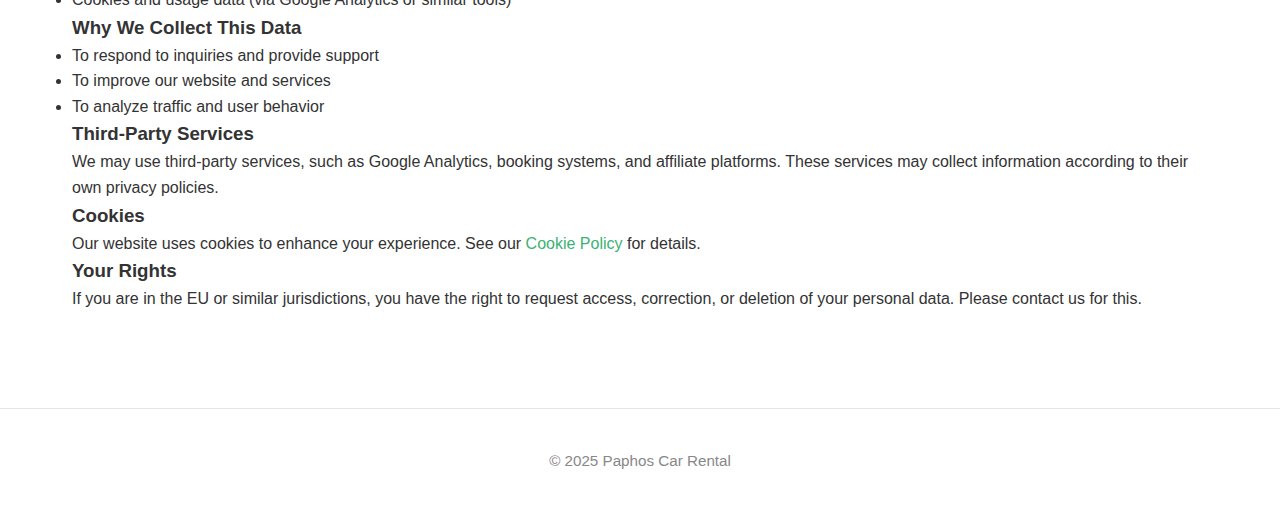
<file: service.html>
<!DOCTYPE html>
<html lang="en">
<head>
<meta charset="utf-8"/>
<meta content="width=device-width, initial-scale=1.0" name="viewport"/>
<title>About Paphos Car Rental - Reliable Car Hire and Policies in Paphos, Cyprus</title>
<meta content="Discover Paphos Car Rental, your trusted partner for car hire in Paphos, Cyprus. Learn about our services, privacy, cookie, and partnership policies." name="description"/>
<link href="img/favicon.png" rel="icon" type="image/x-icon"/>

<link rel="alternate" hreflang="en" href="romavolosh.github.io/car-rent/index.html" />
<link rel="alternate" hreflang="de" href="romavolosh.github.io/car-rent/de/index.html" />
<link rel="alternate" hreflang="fr" href="http://127.0.0.1:5500/fr/service.html" />
<link rel="alternate" hreflang="pl" href="http://127.0.0.1:5500/pl/service.html" />
<link rel="alternate" hreflang="ru" href="http://127.0.0.1:5500/ru/service.html" />
<link rel="alternate" hreflang="x-default" href="romavolosh.github.io/car-rent/index.html" />

<link href="https://cdn.jsdelivr.net/npm/bootstrap-icons@1.11.3/font/bootstrap-icons.min.css" rel="stylesheet"/>
<link href="style.css" rel="stylesheet"/>
</head>
<body>
  <header>
    <div class="header-content">
      <a href="index.html" class="logo">
        <img src="./img/favicon.png" alt="Paphos Car Rental Logo">
        Paphos Car Rental
      </a>
      <nav role="navigation" aria-label="Main navigation">
          <a href="index.html">Home</a>
          <a href="contacts.html" class="active">Contacts</a>
          <a href="service.html">Service Policies</a>
        </nav>
      </nav>
    </div>
  </header>
<main>
  <div class="about-container">
    <div class="about-header">
      <h1>About Us</h1>
      <p>Your trusted partner for car rental in Paphos</p>
    </div>
    <div class="about-content">
      <div class="about-intro">
        <p>At Paphos Car Rental, we strive to make your travels more convenient and enjoyable. Whether you're arriving at Paphos Airport or exploring the city center, our goal is to help you find the right car at the right price — quickly, simply, and without hidden fees.</p>
      </div>
      <div class="features-grid">
        <div class="feature-card">
          <div class="feature-icon">
            <i class="bi bi-car-front" aria-hidden="true"></i>
          </div>
          <div class="feature-content">
            <h3>Wide Selection of Vehicles</h3>
            <p>We partner with local and international rental companies to offer a broad range of vehicles: from economy cars for city trips to SUVs and minivans for family adventures.</p>
          </div>
        </div>
        <div class="feature-card">
          <div class="feature-icon">
            <i class="bi bi-people" aria-hidden="true"></i>
          </div>
          <div class="feature-content">
            <h3>Local Team</h3>
            <p>Our team is based in Cyprus and knows all the ins and outs of driving here — so we're always ready to share helpful tips, local insights, and honest recommendations.</p>
          </div>
        </div>
        <div class="feature-card">
          <div class="feature-icon">
            <i class="bi bi-shield-check" aria-hidden="true"></i>
          </div>
          <div class="feature-content">
            <h3>Transparency and Reliability</h3>
            <p>This site is built by travelers for travelers. No confusing jargon. No hidden fees. Just genuine advice and reliable rental options.</p>
          </div>
        </div>
        <div class="feature-card">
          <div class="feature-icon">
            <i class="bi bi-clock" aria-hidden="true"></i>
          </div>
          <div class="feature-content">
            <h3>Fast Service</h3>
            <p>We respond within hours and operate daily from 8:00 AM to 8:00 PM to provide the support you need, when you need it.</p>
          </div>
        </div>
      </div>
      <div class="mission-section">
        <h2>Our Mission</h2>
        <p>To make car rental in Paphos as simple and convenient as possible, offering honest advice, transparent prices, and professional service for unforgettable journeys in Cyprus.</p>
      </div>
      <div class="policy-container" id="partner-disclosure">
        <div class="policy-header">
          <h2>Partner Disclosure</h2>
          <p>This website contains affiliate links. If you book or purchase a service through these links, we may earn a commission — at no additional cost to you. This helps support our content and operations.</p>
        </div>
        <div class="policy-section">
          <p>We only promote services or providers we have personally reviewed or deem reliable, but we do not provide any guarantees regarding services offered by third-party companies. All bookings, payments, and terms are subject to the policies and terms of the respective service providers.</p>
        </div>
        <div class="policy-section">
          <p>Please note that while we strive to keep our content accurate and up-to-date, we cannot guarantee that all information (e.g., prices, availability, policies) will always reflect the current state of third-party websites.</p>
        </div>
        <div class="policy-section">
          <p>This site operates from the European Union and complies with applicable consumer protection and data privacy laws. By using this site and clicking on any affiliate links, you acknowledge that:</p>
          <ul class="acknowledgment-list">
            <li>You are redirected to an external third-party website.</li>
            <li>We are not a party to any agreement between you and the provider.</li>
            <li>We disclaim all liability related to the use or performance of third-party services.</li>
          </ul>
        </div>
        <div class="policy-section">
          <p>For more detailed information, please read our full <a href="#privacy">Privacy Policy</a> and <a href="#terms">Terms of Use</a>.</p>
        </div>

      </div>
      <div class="policy-container" id="cookies">
        <div class="policy-header">
          <h2>Cookie Policy</h2>
          <p>This website uses cookies to enhance your browsing experience and collect anonymous usage data.</p>
        </div>
        <div class="policy-section">
          <h3>What Are Cookies?</h3>
          <p>Cookies are small text files stored on your device by your browser. They help websites function properly and analyze visitor behavior.</p>
        </div>
        <div class="policy-section">
          <h3>Types of Cookies We Use</h3>
          <div class="cookie-types">
            <div class="cookie-type">
              <div class="cookie-type-content">
                <strong>Essential Cookies:</strong>
                <p>Necessary for the core functionality of the site.</p>
              </div>
            </div>
            <div class="cookie-type">
              <div class="cookie-type-content">
                <strong>Analytical Cookies:</strong>
                <p>Used to understand how visitors interact with the site (e.g., Google Analytics).</p>
              </div>
            </div>
            <div class="cookie-type">
              <div class="cookie-type-content">
                <strong>Functional Cookies:</strong>
                <p>Remember your preferences or language settings.</p>
              </div>
            </div>
          </div>
        </div>
        <div class="policy-section">
          <h3>How to Manage Cookies</h3>
          <p>You can configure cookie settings in your browser. Most browsers allow you to block or delete cookies entirely.</p>
          <p>For more detailed information, contact us or refer to your browser’s help section.</p>
        </div>

      </div>
      <div class="policy-container" id="privacy">
        <div class="policy-header">
          <h2>Privacy Policy</h2>
          <p>We value your privacy. This Privacy Policy outlines how we collect, use, and protect your personal data when using our website.</p>
        </div>
        <div class="policy-section">
          <h3>What Data We Collect</h3>
          <ul class="policy-list">
            <li>Information you enter in contact forms (name, email, message)</li>
            <li>Technical data (IP address, browser, device type)</li>
            <li>Cookies and usage data (via Google Analytics or similar tools)</li>
          </ul>
        </div>
        <div class="policy-section">
          <h3>Why We Collect This Data</h3>
          <ul class="policy-list">
            <li>To respond to inquiries and provide support</li>
            <li>To improve our website and services</li>
            <li>To analyze traffic and user behavior</li>
          </ul>
        </div>
        <div class="policy-section">
          <h3>Third-Party Services</h3>
          <p>We may use third-party services, such as Google Analytics, booking systems, and affiliate platforms. These services may collect information according to their own privacy policies.</p>
        </div>
        <div class="policy-section">
          <h3>Cookies</h3>
          <p>Our website uses cookies to enhance your experience. See our <a href="#cookies">Cookie Policy</a> for details.</p>
        </div>
        <div class="policy-section">
          <h3>Your Rights</h3>
          <p>If you are in the EU or similar jurisdictions, you have the right to request access, correction, or deletion of your personal data. Please contact us for this.</p>
        </div>

      </div>
    </div>
  </div>
</main>
<footer>

    <div style="color:#888; font-size:0.95rem; margin-top:0.5rem;">
      © 2025 Paphos Car Rental
    </div>
  </div>
</footer>
</body>
</html>
</file>
<file: style.css>
* {
  margin: 0;
  padding: 0;
  box-sizing: border-box;
}

body {
  font-family: -apple-system, BlinkMacSystemFont, "Segoe UI", Roboto, sans-serif;
  line-height: 1.6;
  color: #333;
  background: #fff;
}

a {
  color: #3bb273;
  text-decoration: none;
}

a:hover {
  text-decoration: underline;
}

i {
  color: #3bb273;
}

/* Header */
header {
  background: #fff;
  border-bottom: 1px solid #e5e5e5;
  padding: 1rem 2rem;
}

.header-content {
  max-width: 1200px;
  margin: 0 auto;
  display: flex;
  justify-content: space-between;
  align-items: center;
}

.logo {
  display: flex;
  align-items: center;
  font-weight: 600;
  font-size: 1.25rem;
  color: #333;
}

.logo img {
  width: 28px;
  height: 28px;
  margin-right: 0.5rem;
}

.nav-toggle {
  display: none;
  background: none;
  border: none;
  font-size: 1.5rem;
  cursor: pointer;
}

.nav-menu {
  display: flex;
  gap: 2rem;
}

.nav-menu a {
  color: #666;
  font-weight: 400;
  transition: color 0.2s;
}

.nav-menu a:hover {
  color: #333;
}

.nav-menu a.active {
  color: #333;
  font-weight: 500;
}

.dropdown.language-dropdown {
        position: relative;
        display: inline-block;
      }
      .dropbtn {
        background: none;
        border: none;
        color: #fff;
        font-size: 1rem;
        cursor: pointer;
        padding: 0.5rem 1rem;
        display: flex;
        align-items: center;
        gap: 0.3em;
      }
      .flag-icon {
        width: 1.5em;
        height: 1.5em;
        display: inline-block;
        background-size: cover;
        border-radius: 50%;
        border: 1px solid #ddd;
        box-shadow: 0 1px 2px rgba(0,0,0,0.07);
      }
      .dropdown-content {
        display: none;
        position: absolute;
        background-color: #fff;
        min-width: 60px;
        box-shadow: 0 8px 16px rgba(0,0,0,0.15);
        z-index: 1000;
        right: 0;
        border-radius: 0.3em;
        margin-top: 0.5em;
        padding: 0.3em 0.2em;
      }
      .dropdown-content a {
        color: #222;
        padding: 0.2em 0.7em;
        text-decoration: none;
        display: flex;
        align-items: center;
        font-size: 1rem;
        transition: background 0.15s;
        min-width: 2.2em;
        min-height: 2em;
      }
      .dropdown-content a:hover {
        background-color: #f0f0f0;
      }
      .dropdown.language-dropdown:hover .dropdown-content,
      .dropdown.language-dropdown:focus-within .dropdown-content {
        display: block;
      }
      .dropdown.language-dropdown .bi-chevron-down {
        font-size: 0.9em;
        margin-left: 0.2em;
      }

/* Main */
main {
  max-width: 1200px;
  margin: 0 auto;
  padding: 3rem 2rem;
}

.hero-container {
  background: #fff;
  border: 1px solid #e5e5e5;
  border-radius: 8px;
  padding: 3rem 2rem;
  text-align: center;
  margin-bottom: 2rem;
}

.hero-header h1 {
  font-size: 2.5rem;
  font-weight: 600;
  color: #333;
  margin-bottom: 0.5rem;
}

.hero-header h2 {
  color: #666;
  font-size: 1.25rem;
  font-weight: 400;
}

.content-section {
  background: #fff;
  border: 1px solid #e5e5e5;
  border-radius: 8px;
  padding: 2rem;
  margin-bottom: 2rem;
}

.section-header {
  display: flex;
  align-items: center;
  gap: 1rem;
  margin-bottom: 1.5rem;
}

.section-icon {
  width: 60px;
  height: 60px;
  background: #3bb273;
  border-radius: 50%;
  display: flex;
  align-items: center;
  justify-content: center;
  font-size: 1.5rem;
}

.section-title h2 {
  font-size: 1.8rem;
  font-weight: 600;
  color: #333;
  margin-bottom: 0.25rem;
}

.section-title p {
  color: #666;
  font-size: 1rem;
}

/* Two Column Layout */
.two-column {
  display: grid;
  grid-template-columns: 1fr 1fr;
  gap: 2rem;
  margin-bottom: 2rem;
}

.location-map {
  background: #f8f9fa;
  border: 1px solid #e5e5e5;
  border-radius: 8px;
  padding: 1.5rem;
  display: flex;
  align-items: center;
  justify-content: center;
  flex-direction: column;
}

.location-map iframe {
  width: 100%;
  height: 450px;
}

/* Features Grid */
.features-grid {
  display: grid;
  grid-template-columns: repeat(2, 1fr);
  gap: 1.5rem;
  margin: 2rem 0;
}

.feature-card {
  display: flex;
  align-items: flex-start;
  gap: 1rem;
  padding: 1.5rem;
  border: 1px solid #e5e5e5;
  border-radius: 8px;
  background: #fff;
}

.feature-icon {
  font-size: 1.5rem;
  flex-shrink: 0;
  margin-top: 0.25rem;
}

.feature-content h3 {
  font-size: 1.1rem;
  font-weight: 600;
  color: #333;
  margin-bottom: 0.5rem;
}

.feature-content p {
  color: #666;
  font-size: 0.95rem;
}

/* Pricing Table */
.pricing-table {
  overflow-x: auto;
  margin: 2rem 0;
}

table {
  width: 100%;
  border-collapse: collapse;
  border: 1px solid #e5e5e5;
  border-radius: 8px;
  overflow: hidden;
}

th, td {
  padding: 1rem;
  text-align: left;
  border-bottom: 1px solid #e5e5e5;
}

th {
  background: #3bb273;
  color: white;
  font-weight: 600;
}

tr:nth-child(even) {
  background: #f8f9fa;
}

/* Process Steps */
.process-steps {
  display: grid;
  grid-template-columns: repeat(2, 1fr);
  gap: 2rem;
  margin: 2rem 0;
}

.step-card {
  text-align: center;
  padding: 2rem 1rem;
}

.step-number {
  width: 50px;
  height: 50px;
  background: #3bb273;
  color: white;
  border-radius: 50%;
  display: flex;
  align-items: center;
  justify-content: center;
  font-size: 1.5rem;
  font-weight: 700;
  margin: 0 auto 1rem;
}

.step-card h3 {
  font-size: 1.2rem;
  font-weight: 600;
  color: #333;
  margin-bottom: 0.5rem;
}

/* FAQ Section */
.faq-section {
  margin: 2rem 0;
}

.faq-item {
  border: 1px solid #e5e5e5;
  border-radius: 8px;
  margin-bottom: 1rem;
  overflow: hidden;
}

.faq-question {
  background: #f8f9fa;
  padding: 1.5rem;
  cursor: pointer;
  font-weight: 600;
  color: #333;
  display: flex;
  justify-content: space-between;
  align-items: center;
}

.faq-question[aria-expanded="true"] .bi-chevron-down {
  transform: rotate(180deg);
}

.faq-question .bi-chevron-down {
  transition: transform 0.2s ease-in-out;
}

.faq-answer {
  padding: 1.5rem;
  color: #666;
  background: #fff;
}

/* Brands Marquee */
.brands-marquee-wrapper {
  overflow: hidden;
  padding: 1rem 0;
}

.brands-marquee {
  display: flex;
  width: max-content;
  animation: marquee 20s linear infinite;
}

.brand-logo {
  flex: 0 0 auto;
  margin: 0 30px;
}

.brand-logo img {
  max-width: 80px;
  max-height: 40px;
  display: block;
  margin: 0 auto 5px;
}

@keyframes marquee {
  0% { transform: translateX(0); }
  100% { transform: translateX(-50%); }
}

/* Rental Companies Tiles */
.rental-companies-tiles {
  display: flex;
  flex-wrap: wrap;
  justify-content: center;
  gap: 1.5rem;
  margin: 2rem auto;
  max-width: fit-content;
}

.company-tile {
  min-width: 300px;
  flex: 0 1 300px;
  background: #fff;
  border: 1px solid #e5e7eb;
  border-radius: 12px;
  padding: 1.5rem;
  box-shadow: 0 2px 8px rgba(0, 0, 0, 0.1);
  transition: all 0.3s ease;
}

.company-tile:hover {
  transform: translateY(-4px);
  box-shadow: 0 8px 25px rgba(0, 0, 0, 0.15);
}

.company-tile-header {
  display: flex;
  align-items: center;
  gap: 0.75rem;
  margin-bottom: 1rem;
}

.company-check {
  font-size: 1.2rem;
  flex-shrink: 0;
}

.company-tile h3 {
  font-size: 1.1rem;
  font-weight: 600;
  color: #333;
  margin: 0;
}

.company-tile p {
  color: #666;
  font-size: 0.95rem;
}

/* Testimonials */
.testimonials {
  display: grid;
  grid-template-columns: repeat(auto-fit, minmax(300px, 1fr));
  gap: 1.5rem;
  margin: 2rem 0;
}

.testimonial-card {
  background: #f8f9fa;
  border: 1px solid #e5e5e5;
  border-radius: 8px;
  padding: 2rem;
  text-align: center;
}

.testimonial-stars {
  color: #ffc107;
  font-size: 1.2rem;
  margin-bottom: 1rem;
}

.testimonial-text {
  font-style: italic;
  color: #666;
  margin-bottom: 1rem;
}

/* CTA Button */
.cta-button {
  display: inline-block;
  padding: 0.75rem 1.5rem;
  background: #3bb273;
  color: #fff;
  border-radius: 4px;
  font-weight: 500;
  transition: background 0.2s;
}

.cta-button:hover {
  background: #2d8a5a;
  text-decoration: none;
}

/* Footer */
footer {
  text-align: center;
  padding: 2rem;
  border-top: 1px solid #e5e5e5;
  margin-top: 3rem;
}

.footer-content {
  max-width: 1200px;
  margin: 0 auto;
}

.footer-links {
  margin: 1rem 0;
}

.footer-links a {
  margin: 0 0.5rem;
}

/* Responsive Design */
@media (max-width: 768px) {
  header {
    padding: 1rem;
  }

  .header-content {
    flex-direction: column;
    gap: 1rem;
  }

  .nav-toggle {
    display: block;
  }

  .nav-menu {
    display: none;
    flex-direction: column;
    position: absolute;
    top: 60px;
    left: 0;
    width: 100%;
    background: #fff;
    padding: 1rem;
    border-bottom: 1px solid #e5e5e5;
  }

  .nav-menu.active {
    display: flex;
  }

  .nav-menu a {
    padding: 0.5rem 0;
  }

  main {
    padding: 2rem 1rem;
  }

  .hero-container {
    padding: 2rem 1rem;
  }

  .hero-header h1 {
    font-size: 2rem;
  }

  .hero-header h2 {
    font-size: 1.1rem;
  }

  .two-column {
    grid-template-columns: 1fr;
    gap: 1.5rem;
  }

  .location-map iframe {
    height: 220px;
  }

  .features-grid, .process-steps {
    grid-template-columns: 1fr;
  }

  .rental-companies-tiles {
    flex-direction: column;
    align-items: center;
  }

  .testimonials {
    grid-template-columns: 1fr;
  }
}

@media (max-width: 480px) {
  .hero-header h1 {
    font-size: 1.75rem;
  }

  .hero-header h2 {
    font-size: 1rem;
  }

  .content-section {
    padding: 1.5rem 1rem;
  }

  .section-title h2 {
    font-size: 1.5rem;
  }

  .section-header {
    flex-direction: column;
    text-align: center;
  }

  .feature-card, .company-tile {
    flex-direction: column;
    text-align: center;
    gap: 0.5rem;
  }

  .feature-icon, .company-check {
    align-self: center;
  }

  .pricing-table table {
    font-size: 0.9rem;
  }

  th, td {
    padding: 0.5rem;
  }
}

@media (min-width: 769px) and (max-width: 1024px) {
  .rental-companies-tiles {
    grid-template-columns: repeat(2, 1fr);
  }
}

@media (min-width: 1200px) {
  .rental-companies-tiles {
    grid-template-columns: repeat(3, 1fr);
  }
}
</file>
